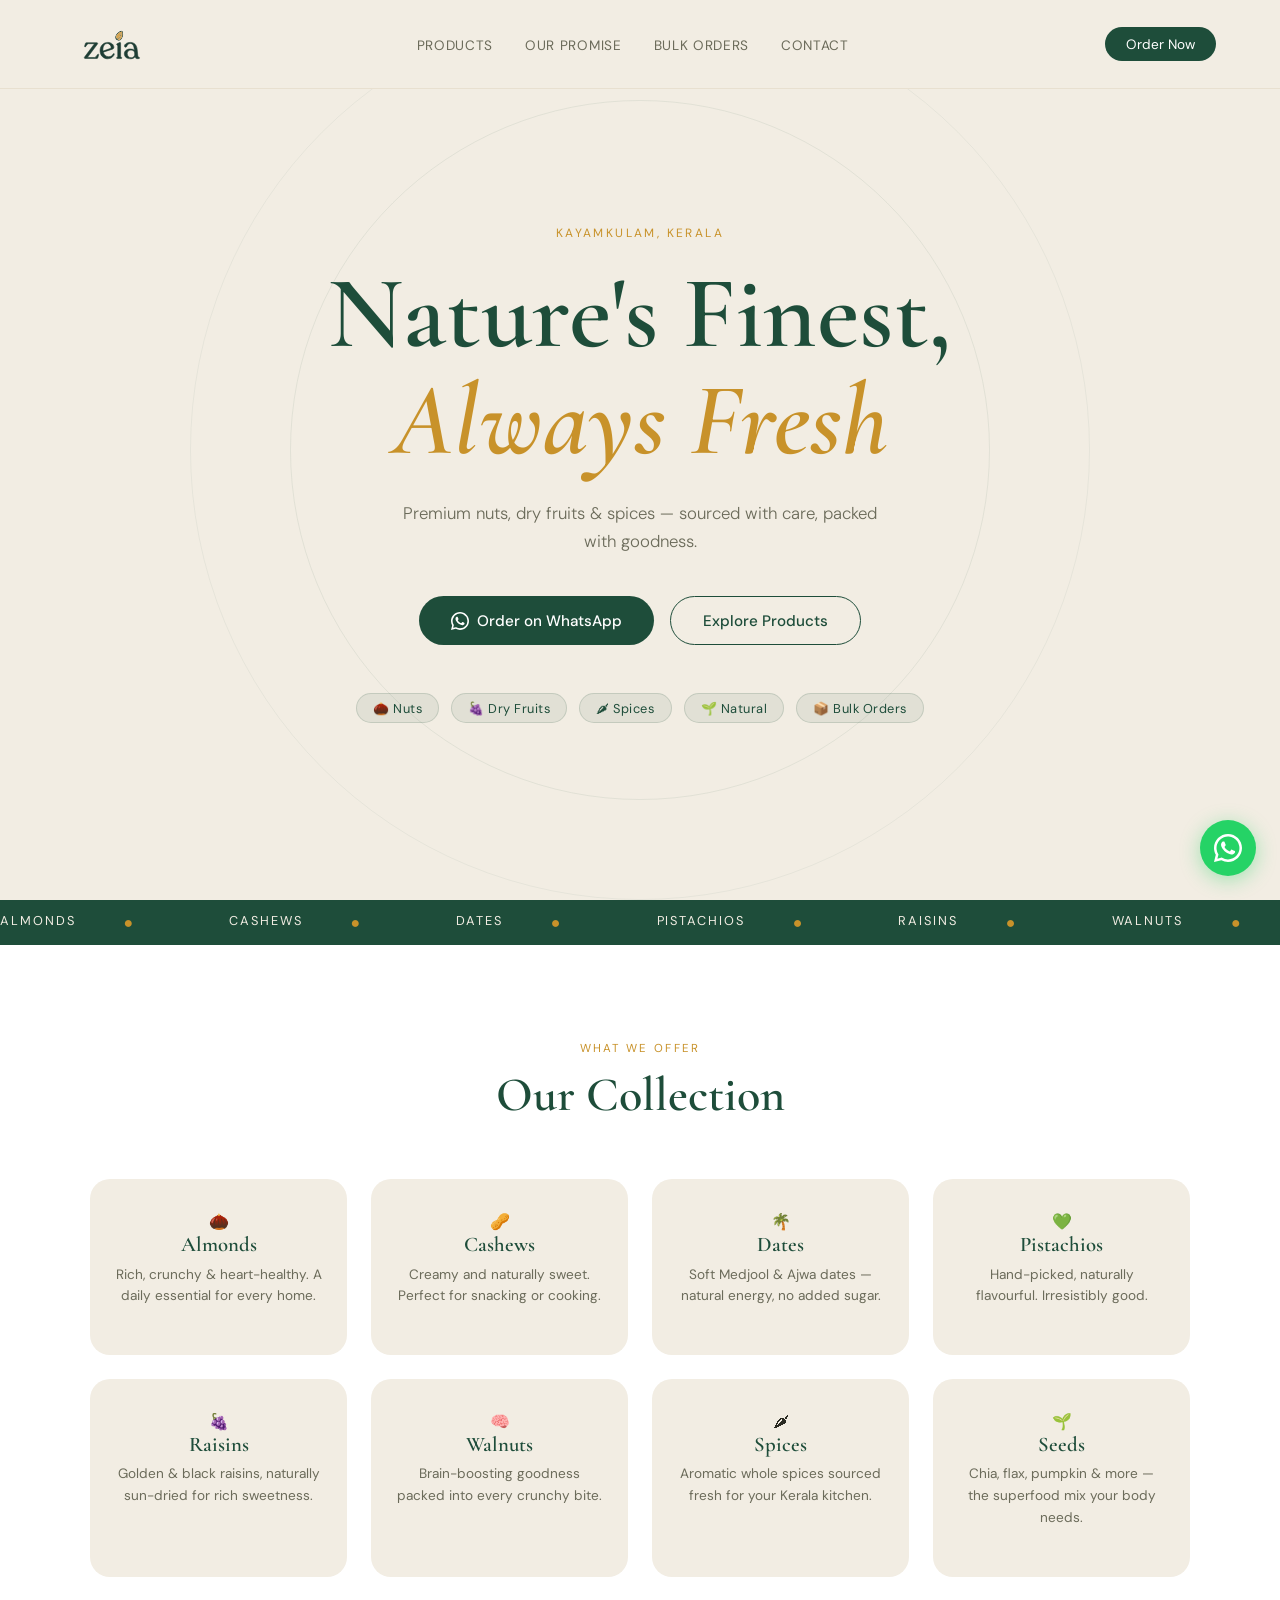
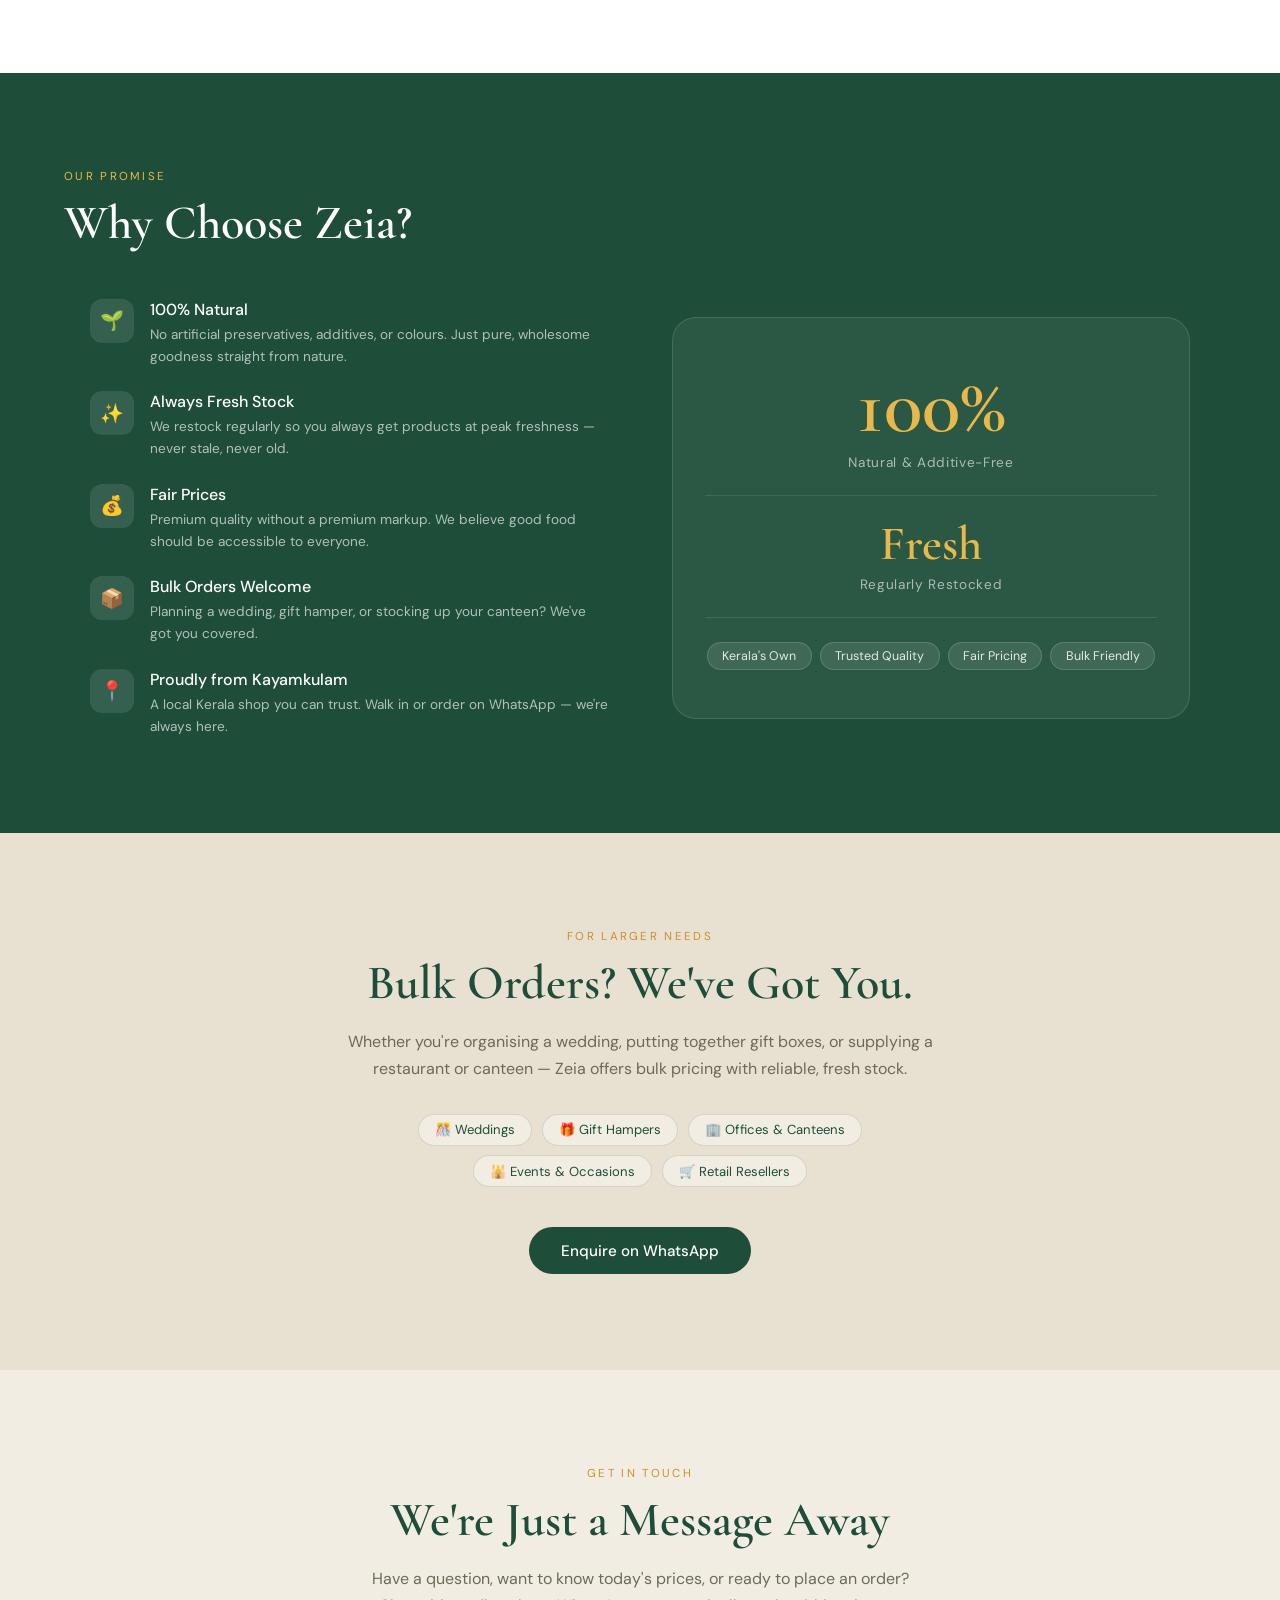
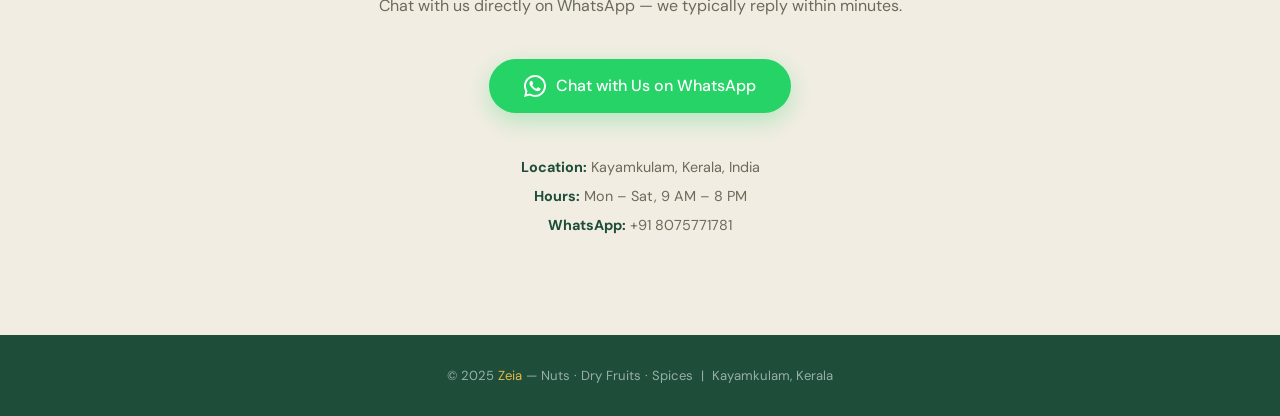
<file: index.html>
<!DOCTYPE html>
<html lang="en">
<head>
  <meta charset="UTF-8" />
  <meta name="viewport" content="width=device-width, initial-scale=1.0"/>
  <title>Zeia — Nuts · Dry Fruits · Spices</title>
  <link href="https://fonts.googleapis.com/css2?family=Cormorant+Garamond:ital,wght@0,400;0,600;1,400&family=DM+Sans:wght@300;400;500&display=swap" rel="stylesheet"/>
  <link rel="stylesheet" href="css/style.css">
</head>
<body>

<!-- NAV -->
<nav>
  <a href="#hero" class="nav-logo">
    <img src="logo.svg" alt="Zeia" class="nav-logo-image" onerror="this.src='logo.png'">
  </a>
  <ul class="nav-links">
    <li><a href="products.html">Products</a></li>
    <li><a href="#why">Our Promise</a></li>
    <li><a href="#bulk">Bulk Orders</a></li>
    <li><a href="#contact">Contact</a></li>
  </ul>
  <button class="nav-menu-toggle" aria-label="Toggle menu">☰</button>
  <a class="nav-cta" href="https://wa.me/918075771781?text=Hi%20Zeia!%20I%20want%20to%20place%20an%20order." target="_blank">Order Now</a>
</nav>

<!-- Mobile Menu -->
<div class="nav-menu-overlay"></div>
<div class="nav-mobile-menu">
  <a href="products.html">Products</a>
  <a href="#why">Our Promise</a>
  <a href="#bulk">Bulk Orders</a>
  <a href="#contact">Contact</a>
  <a href="https://wa.me/918075771781?text=Hi%20Zeia!%20I%20want%20to%20place%20an%20order." target="_blank">Order on WhatsApp</a>
</div>

<!-- HERO -->
<section id="hero">
  <p class="hero-eyebrow">Kayamkulam, Kerala</p>
  <h1 class="hero-title">Nature's Finest,<br><em>Always Fresh</em></h1>
  <p class="hero-sub">Premium nuts, dry fruits & spices — sourced with care, packed with goodness.</p>
  <div class="hero-actions">
    <a class="btn-primary" href="https://wa.me/918075771781?text=Hi%20Zeia!%20I%20want%20to%20place%20an%20order." target="_blank">
      <svg width="18" height="18" viewBox="0 0 24 24" fill="currentColor"><path d="M17.472 14.382c-.297-.149-1.758-.867-2.03-.967-.273-.099-.471-.148-.67.15-.197.297-.767.966-.94 1.164-.173.199-.347.223-.644.075-.297-.15-1.255-.463-2.39-1.475-.883-.788-1.48-1.761-1.653-2.059-.173-.297-.018-.458.13-.606.134-.133.298-.347.446-.52.149-.174.198-.298.298-.497.099-.198.05-.371-.025-.52-.075-.149-.669-1.612-.916-2.207-.242-.579-.487-.5-.669-.51-.173-.008-.371-.01-.57-.01-.198 0-.52.074-.792.372-.272.297-1.04 1.016-1.04 2.479 0 1.462 1.065 2.875 1.213 3.074.149.198 2.096 3.2 5.077 4.487.709.306 1.262.489 1.694.625.712.227 1.36.195 1.871.118.571-.085 1.758-.719 2.006-1.413.248-.694.248-1.289.173-1.413-.074-.124-.272-.198-.57-.347z"/><path d="M12 0C5.373 0 0 5.373 0 12c0 2.136.561 4.14 1.535 5.874L0 24l6.306-1.51A11.954 11.954 0 0012 24c6.627 0 12-5.373 12-12S18.627 0 12 0zm0 21.818a9.818 9.818 0 01-5.006-1.374l-.36-.214-3.724.892.923-3.632-.234-.374A9.818 9.818 0 1112 21.818z"/></svg>
      Order on WhatsApp
    </a>
    <a class="btn-outline" href="products.html">Explore Products</a>
  </div>
  <div class="hero-pills">
    <span class="pill">🌰 Nuts</span>
    <span class="pill">🍇 Dry Fruits</span>
    <span class="pill">🌶 Spices</span>
    <span class="pill">🌱 Natural</span>
    <span class="pill">📦 Bulk Orders</span>
  </div>
</section>

<!-- MARQUEE -->
<div class="marquee-wrap">
  <div class="marquee-track">
    <span class="marquee-item">Almonds</span><span class="marquee-dot">●</span>
    <span class="marquee-item">Cashews</span><span class="marquee-dot">●</span>
    <span class="marquee-item">Dates</span><span class="marquee-dot">●</span>
    <span class="marquee-item">Pistachios</span><span class="marquee-dot">●</span>
    <span class="marquee-item">Raisins</span><span class="marquee-dot">●</span>
    <span class="marquee-item">Walnuts</span><span class="marquee-dot">●</span>
    <span class="marquee-item">Chia Seeds</span><span class="marquee-dot">●</span>
    <span class="marquee-item">Spices</span><span class="marquee-dot">●</span>
    <!-- duplicate for seamless loop -->
    <span class="marquee-item">Almonds</span><span class="marquee-dot">●</span>
    <span class="marquee-item">Cashews</span><span class="marquee-dot">●</span>
    <span class="marquee-item">Dates</span><span class="marquee-dot">●</span>
    <span class="marquee-item">Pistachios</span><span class="marquee-dot">●</span>
    <span class="marquee-item">Raisins</span><span class="marquee-dot">●</span>
    <span class="marquee-item">Walnuts</span><span class="marquee-dot">●</span>
    <span class="marquee-item">Chia Seeds</span><span class="marquee-dot">●</span>
    <span class="marquee-item">Spices</span><span class="marquee-dot">●</span>
  </div>
</div>

<!-- PRODUCTS -->
<section id="products">
  <div class="products-header reveal">
    <p class="section-label">What We Offer</p>
    <h2 class="section-title">Our Collection</h2>
  </div>
  <div class="products-grid">
    <div class="product-card reveal">
      <span class="product-icon">🌰</span>
      <p class="product-name">Almonds</p>
      <p class="product-desc">Rich, crunchy & heart-healthy. A daily essential for every home.</p>
    </div>
    <div class="product-card reveal">
      <span class="product-icon">🥜</span>
      <p class="product-name">Cashews</p>
      <p class="product-desc">Creamy and naturally sweet. Perfect for snacking or cooking.</p>
    </div>
    <div class="product-card reveal">
      <span class="product-icon">🌴</span>
      <p class="product-name">Dates</p>
      <p class="product-desc">Soft Medjool & Ajwa dates — natural energy, no added sugar.</p>
    </div>
    <div class="product-card reveal">
      <span class="product-icon">💚</span>
      <p class="product-name">Pistachios</p>
      <p class="product-desc">Hand-picked, naturally flavourful. Irresistibly good.</p>
    </div>
    <div class="product-card reveal">
      <span class="product-icon">🍇</span>
      <p class="product-name">Raisins</p>
      <p class="product-desc">Golden & black raisins, naturally sun-dried for rich sweetness.</p>
    </div>
    <div class="product-card reveal">
      <span class="product-icon">🧠</span>
      <p class="product-name">Walnuts</p>
      <p class="product-desc">Brain-boosting goodness packed into every crunchy bite.</p>
    </div>
    <div class="product-card reveal">
      <span class="product-icon">🌶</span>
      <p class="product-name">Spices</p>
      <p class="product-desc">Aromatic whole spices sourced fresh for your Kerala kitchen.</p>
    </div>
    <div class="product-card reveal">
      <span class="product-icon">🌱</span>
      <p class="product-name">Seeds</p>
      <p class="product-desc">Chia, flax, pumpkin & more — the superfood mix your body needs.</p>
    </div>
  </div>
</section>

<!-- WHY ZEIA -->
<section id="why">
  <p class="section-label reveal">Our Promise</p>
  <h2 class="section-title reveal">Why Choose Zeia?</h2>
  <div class="why-layout">
    <div class="why-features">
      <div class="why-feature reveal">
        <div class="why-feature-icon">🌱</div>
        <div>
          <p class="why-feature-title">100% Natural</p>
          <p class="why-feature-text">No artificial preservatives, additives, or colours. Just pure, wholesome goodness straight from nature.</p>
        </div>
      </div>
      <div class="why-feature reveal">
        <div class="why-feature-icon">✨</div>
        <div>
          <p class="why-feature-title">Always Fresh Stock</p>
          <p class="why-feature-text">We restock regularly so you always get products at peak freshness — never stale, never old.</p>
        </div>
      </div>
      <div class="why-feature reveal">
        <div class="why-feature-icon">💰</div>
        <div>
          <p class="why-feature-title">Fair Prices</p>
          <p class="why-feature-text">Premium quality without a premium markup. We believe good food should be accessible to everyone.</p>
        </div>
      </div>
      <div class="why-feature reveal">
        <div class="why-feature-icon">📦</div>
        <div>
          <p class="why-feature-title">Bulk Orders Welcome</p>
          <p class="why-feature-text">Planning a wedding, gift hamper, or stocking up your canteen? We've got you covered.</p>
        </div>
      </div>
      <div class="why-feature reveal">
        <div class="why-feature-icon">📍</div>
        <div>
          <p class="why-feature-title">Proudly from Kayamkulam</p>
          <p class="why-feature-text">A local Kerala shop you can trust. Walk in or order on WhatsApp — we're always here.</p>
        </div>
      </div>
    </div>
    <div class="why-visual reveal">
      <p class="why-visual-big">100%</p>
      <p class="why-visual-label">Natural & Additive-Free</p>
      <hr class="why-divider"/>
      <p class="why-visual-big" style="font-size:3rem;">Fresh</p>
      <p class="why-visual-label">Regularly Restocked</p>
      <hr class="why-divider"/>
      <div class="why-tags">
        <span class="why-tag">Kerala's Own</span>
        <span class="why-tag">Trusted Quality</span>
        <span class="why-tag">Fair Pricing</span>
        <span class="why-tag">Bulk Friendly</span>
      </div>
    </div>
  </div>
</section>

<!-- BULK ORDERS -->
<section id="bulk">
  <div class="bulk-inner">
    <p class="section-label reveal">For Larger Needs</p>
    <h2 class="section-title reveal">Bulk Orders? We've Got You.</h2>
    <p class="bulk-text reveal">Whether you're organising a wedding, putting together gift boxes, or supplying a restaurant or canteen — Zeia offers bulk pricing with reliable, fresh stock.</p>
    <div class="bulk-uses reveal">
      <span class="bulk-use">🎊 Weddings</span>
      <span class="bulk-use">🎁 Gift Hampers</span>
      <span class="bulk-use">🏢 Offices & Canteens</span>
      <span class="bulk-use">🕌 Events & Occasions</span>
      <span class="bulk-use">🛒 Retail Resellers</span>
    </div>
    <a class="btn-primary reveal" href="https://wa.me/918075771781?text=Hi%20Zeia!%20I%27m%20interested%20in%20a%20bulk%20order." target="_blank">
      Enquire on WhatsApp
    </a>
  </div>
</section>

<!-- CONTACT -->
<section id="contact">
  <div class="contact-inner">
    <p class="section-label reveal">Get in Touch</p>
    <h2 class="section-title reveal">We're Just a Message Away</h2>
    <p class="contact-text reveal">Have a question, want to know today's prices, or ready to place an order? Chat with us directly on WhatsApp — we typically reply within minutes.</p>
    <a class="whatsapp-btn reveal" href="https://wa.me/918075771781?text=Hi%20Zeia!%20I%20want%20to%20know%20more%20about%20your%20products." target="_blank">
      <svg width="22" height="22" viewBox="0 0 24 24" fill="currentColor"><path d="M17.472 14.382c-.297-.149-1.758-.867-2.03-.967-.273-.099-.471-.148-.67.15-.197.297-.767.966-.94 1.164-.173.199-.347.223-.644.075-.297-.15-1.255-.463-2.39-1.475-.883-.788-1.48-1.761-1.653-2.059-.173-.297-.018-.458.13-.606.134-.133.298-.347.446-.52.149-.174.198-.298.298-.497.099-.198.05-.371-.025-.52-.075-.149-.669-1.612-.916-2.207-.242-.579-.487-.5-.669-.51-.173-.008-.371-.01-.57-.01-.198 0-.52.074-.792.372-.272.297-1.04 1.016-1.04 2.479 0 1.462 1.065 2.875 1.213 3.074.149.198 2.096 3.2 5.077 4.487.709.306 1.262.489 1.694.625.712.227 1.36.195 1.871.118.571-.085 1.758-.719 2.006-1.413.248-.694.248-1.289.173-1.413-.074-.124-.272-.198-.57-.347z"/><path d="M12 0C5.373 0 0 5.373 0 12c0 2.136.561 4.14 1.535 5.874L0 24l6.306-1.51A11.954 11.954 0 0012 24c6.627 0 12-5.373 12-12S18.627 0 12 0zm0 21.818a9.818 9.818 0 01-5.006-1.374l-.36-.214-3.724.892.923-3.632-.234-.374A9.818 9.818 0 1112 21.818z"/></svg>
      Chat with Us on WhatsApp
    </a>
    <div class="contact-info reveal">
      <p><strong>Location:</strong> Kayamkulam, Kerala, India</p>
      <p><strong>Hours:</strong> Mon – Sat, 9 AM – 8 PM</p>
      <p><strong>WhatsApp:</strong> +91 8075771781</p>
    </div>
  </div>
</section>

<!-- FOOTER -->
<footer>
  <p>© 2025 <span>Zeia</span> — Nuts · Dry Fruits · Spices &nbsp;|&nbsp; Kayamkulam, Kerala</p>
</footer>

<!-- FLOATING WHATSAPP -->
<a class="wa-float" href="https://wa.me/918075771781?text=Hi%20Zeia!" target="_blank" title="Chat on WhatsApp">
  <svg viewBox="0 0 24 24"><path d="M17.472 14.382c-.297-.149-1.758-.867-2.03-.967-.273-.099-.471-.148-.67.15-.197.297-.767.966-.94 1.164-.173.199-.347.223-.644.075-.297-.15-1.255-.463-2.39-1.475-.883-.788-1.48-1.761-1.653-2.059-.173-.297-.018-.458.13-.606.134-.133.298-.347.446-.52.149-.174.198-.298.298-.497.099-.198.05-.371-.025-.52-.075-.149-.669-1.612-.916-2.207-.242-.579-.487-.5-.669-.51-.173-.008-.371-.01-.57-.01-.198 0-.52.074-.792.372-.272.297-1.04 1.016-1.04 2.479 0 1.462 1.065 2.875 1.213 3.074.149.198 2.096 3.2 5.077 4.487.709.306 1.262.489 1.694.625.712.227 1.36.195 1.871.118.571-.085 1.758-.719 2.006-1.413.248-.694.248-1.289.173-1.413-.074-.124-.272-.198-.57-.347z"/><path d="M12 0C5.373 0 0 5.373 0 12c0 2.136.561 4.14 1.535 5.874L0 24l6.306-1.51A11.954 11.954 0 0012 24c6.627 0 12-5.373 12-12S18.627 0 12 0zm0 21.818a9.818 9.818 0 01-5.006-1.374l-.36-.214-3.724.892.923-3.632-.234-.374A9.818 9.818 0 1112 21.818z"/></svg>
</a>

<script src="js/main.js"></script>
</body>
</html>
</file>
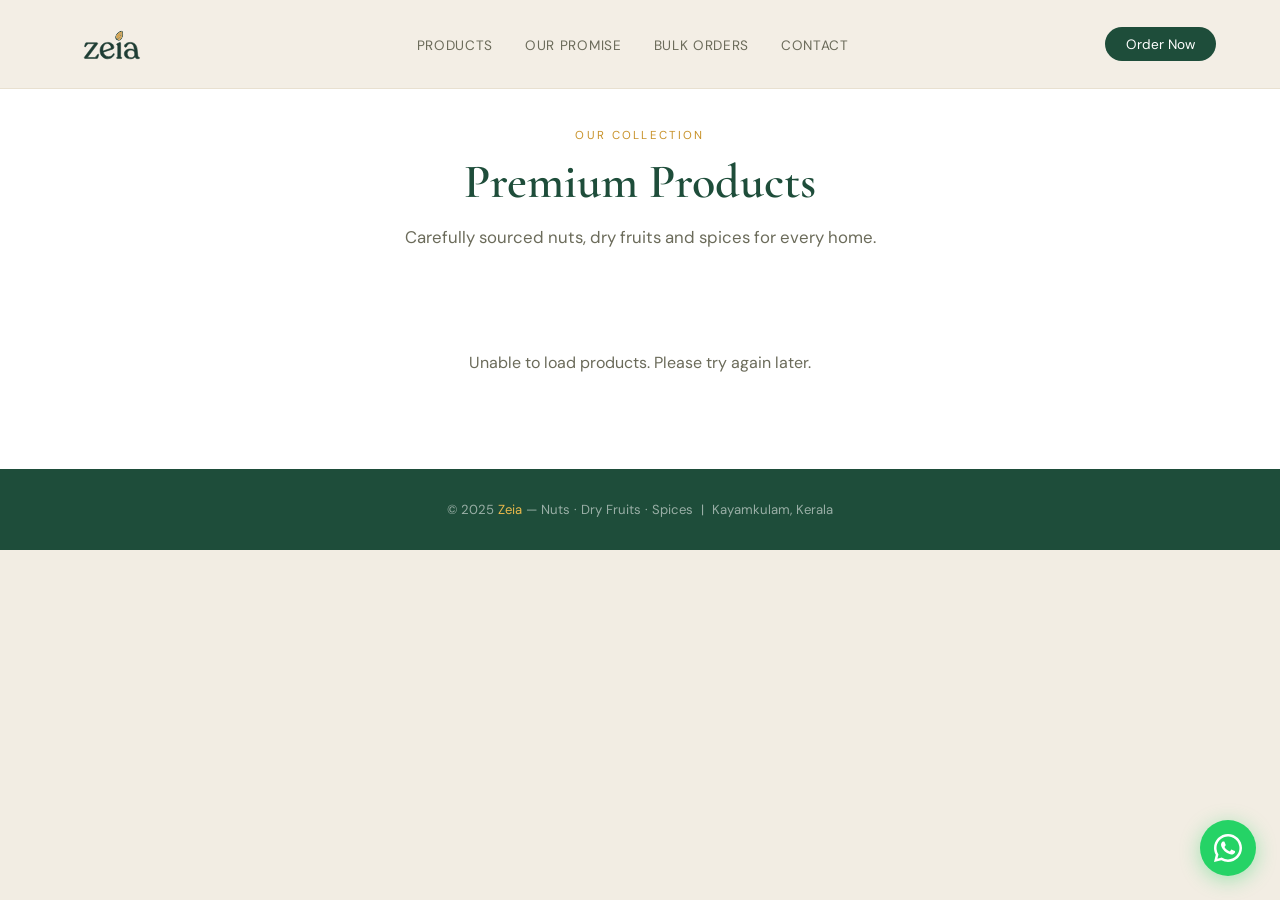
<file: products.html>
<!DOCTYPE html>
<html lang="en">
<head>
  <meta charset="UTF-8" />
  <meta name="viewport" content="width=device-width, initial-scale=1.0"/>
  <title>Our Collection — Zeia</title>
  <link href="https://fonts.googleapis.com/css2?family=Cormorant+Garamond:ital,wght@0,400;0,600;1,400&family=DM+Sans:wght@300;400;500&display=swap" rel="stylesheet"/>
  <link rel="stylesheet" href="css/style.css">
</head>
<body>

<!-- NAV -->
<nav>
  <a href="index.html" class="nav-logo">
    <img src="logo.svg" alt="Zeia" class="nav-logo-image" onerror="this.src='logo.png'">
  </a>
  <ul class="nav-links">
    <li><a href="products.html">Products</a></li>
    <li><a href="index.html#why">Our Promise</a></li>
    <li><a href="index.html#bulk">Bulk Orders</a></li>
    <li><a href="index.html#contact">Contact</a></li>
  </ul>
  <button class="nav-menu-toggle" aria-label="Toggle menu">☰</button>
  <a class="nav-cta" href="https://wa.me/918075771781?text=Hi%20Zeia!%20I%20want%20to%20place%20an%20order." target="_blank">Order Now</a>
</nav>

<!-- Mobile Menu -->
<div class="nav-menu-overlay"></div>
<div class="nav-mobile-menu">
  <a href="products.html">Products</a>
  <a href="index.html#why">Our Promise</a>
  <a href="index.html#bulk">Bulk Orders</a>
  <a href="index.html#contact">Contact</a>
  <a href="https://wa.me/918075771781?text=Hi%20Zeia!%20I%20want%20to%20place%20an%20order." target="_blank">Order on WhatsApp</a>
</div>

<!-- PRODUCTS SECTION -->
<section id="products" style="padding-top: 8rem;">
  <div class="products-header reveal">
    <p class="section-label">Our Collection</p>
    <h2 class="section-title">Premium Products</h2>
    <p style="color: var(--muted); margin-top: 1rem; font-size: 1.05rem; max-width: 600px; margin-left: auto; margin-right: auto;">Carefully sourced nuts, dry fruits and spices for every home.</p>
  </div>

  <!-- Filters -->
  <div class="products-filters" id="products-filters"></div>

  <!-- Products Grid -->
  <div class="products-grid" id="products-grid">
    <p style="grid-column: 1/-1; text-align: center; color: var(--muted);">Loading products...</p>
  </div>
</section>

<!-- FOOTER -->
<footer>
  <p>© 2025 <span>Zeia</span> — Nuts · Dry Fruits · Spices &nbsp;|&nbsp; Kayamkulam, Kerala</p>
</footer>

<!-- FLOATING WHATSAPP -->
<a class="wa-float" href="https://wa.me/918075771781?text=Hi%20Zeia!" target="_blank" title="Chat on WhatsApp">
  <svg viewBox="0 0 24 24"><path d="M17.472 14.382c-.297-.149-1.758-.867-2.03-.967-.273-.099-.471-.148-.67.15-.197.297-.767.966-.94 1.164-.173.199-.347.223-.644.075-.297-.15-1.255-.463-2.39-1.475-.883-.788-1.48-1.761-1.653-2.059-.173-.297-.018-.458.13-.606.134-.133.298-.347.446-.52.149-.174.198-.298.298-.497.099-.198.05-.371-.025-.52-.075-.149-.669-1.612-.916-2.207-.242-.579-.487-.5-.669-.51-.173-.008-.371-.01-.57-.01-.198 0-.52.074-.792.372-.272.297-1.04 1.016-1.04 2.479 0 1.462 1.065 2.875 1.213 3.074.149.198 2.096 3.2 5.077 4.487.709.306 1.262.489 1.694.625.712.227 1.36.195 1.871.118.571-.085 1.758-.719 2.006-1.413.248-.694.248-1.289.173-1.413-.074-.124-.272-.198-.57-.347z"/><path d="M12 0C5.373 0 0 5.373 0 12c0 2.136.561 4.14 1.535 5.874L0 24l6.306-1.51A11.954 11.954 0 0012 24c6.627 0 12-5.373 12-12S18.627 0 12 0zm0 21.818a9.818 9.818 0 01-5.006-1.374l-.36-.214-3.724.892.923-3.632-.234-.374A9.818 9.818 0 1112 21.818z"/></svg>
</a>

<script src="js/main.js"></script>
<script src="js/products.js"></script>
</body>
</html>
</file>
<file: css/style.css>
*, *::before, *::after { box-sizing: border-box; margin: 0; padding: 0; }

:root {
  --beige:    #F2EDE3;
  --beige-mid:#E8E0D0;
  --green:    #1E4D3A;
  --green-lt: #2D6B52;
  --gold:     #C8922A;
  --gold-lt:  #E8B84B;
  --text:     #2A2A22;
  --muted:    #6B6B5A;
}

html { scroll-behavior: smooth; }

body {
  font-family: 'DM Sans', sans-serif;
  background: var(--beige);
  color: var(--text);
  overflow-x: hidden;
}

/* ── NAV ── */
nav {
  position: fixed; top: 0; left: 0; right: 0; z-index: 100;
  display: flex; align-items: center; justify-content: space-between;
  padding: 1rem 5%;
  background: rgba(242,237,227,0.92);
  backdrop-filter: blur(10px);
  border-bottom: 1px solid var(--beige-mid);
}

.nav-logo {
  display: flex; align-items: center; gap: 0.5rem;
  text-decoration: none;
}
.nav-logo-image {
  height: 56px;
  width: auto;
  display: block;
}

.nav-menu-toggle {
  display: none;
  background: none;
  border: none;
  font-size: 1.5rem;
  cursor: pointer;
  color: var(--green);
  z-index: 150;
}

.nav-links {
  display: flex; gap: 2rem; list-style: none;
}
.nav-links a {
  text-decoration: none; font-size: 0.85rem;
  color: var(--muted); letter-spacing: 0.05em; text-transform: uppercase;
  transition: color 0.2s;
}
.nav-links a:hover { color: var(--green); }

.nav-cta {
  background: var(--green); color: #fff;
  border: none; padding: 0.55rem 1.3rem;
  border-radius: 2rem; font-size: 0.85rem;
  font-family: 'DM Sans', sans-serif;
  cursor: pointer; text-decoration: none;
  transition: background 0.2s;
  white-space: nowrap;
}
.nav-cta:hover { background: var(--green-lt); }

/* ── MOBILE MENU ── */
.nav-menu-overlay {
  display: none;
  position: fixed;
  top: 0;
  left: 0;
  right: 0;
  bottom: 0;
  background: transparent;
  z-index: 90;
  cursor: pointer;
}

.nav-menu-overlay.active { 
  display: block; 
}

.nav-mobile-menu {
  display: none;
  position: fixed;
  top: 70px;
  left: 5%;
  right: 5%;
  background: var(--beige);
  border: 1px solid var(--beige-mid);
  border-radius: 1rem;
  padding: 2.5rem 2rem;
  z-index: 110;
  flex-direction: column;
  gap: 1.25rem;
  box-shadow: 0 12px 48px rgba(30, 77, 58, 0.12);
  max-height: calc(100vh - 120px);
  overflow-y: auto;
  animation: slideDown 0.3s ease-out forwards;
}

.nav-mobile-menu.active {
  display: flex;
}

.nav-mobile-menu a {
  text-decoration: none;
  color: var(--green);
  font-size: 1rem;
  letter-spacing: 0.05em;
  text-transform: uppercase;
  font-weight: 500;
  transition: color 0.2s;
  padding: 0.75rem 0;
  display: block;
}

.nav-mobile-menu a:hover {
  color: var(--gold);
}

.nav-mobile-menu a[href*="wa.me"] {
  background: var(--green);
  color: #fff !important;
  padding: 0.75rem 1rem;
  border-radius: 0.5rem;
  text-align: center;
  margin-top: 0.5rem;
  text-decoration: none;
  text-transform: none;
  letter-spacing: 0;
  font-weight: 500;
  font-size: 0.9rem;
}

.nav-mobile-menu a[href*="wa.me"]:hover {
  background: var(--green-lt);
  color: #fff !important;
}

@keyframes slideDown {
  from {
    opacity: 0;
    transform: translateY(-12px);
  }
  to {
    opacity: 1;
    transform: translateY(0);
  }
}

/* ── HERO ── */
#hero {
  min-height: 100vh;
  display: flex; flex-direction: column;
  justify-content: center; align-items: center;
  text-align: center;
  padding: 8rem 5% 5rem;
  position: relative;
  overflow: hidden;
}

/* decorative arcs */
#hero::before {
  content: '';
  position: absolute;
  width: 700px; height: 700px;
  border-radius: 50%;
  border: 1px solid rgba(30,77,58,0.08);
  top: 50%; left: 50%;
  transform: translate(-50%, -50%);
  pointer-events: none;
}
#hero::after {
  content: '';
  position: absolute;
  width: 900px; height: 900px;
  border-radius: 50%;
  border: 1px solid rgba(30,77,58,0.05);
  top: 50%; left: 50%;
  transform: translate(-50%, -50%);
  pointer-events: none;
}

.hero-eyebrow {
  font-size: 0.75rem; letter-spacing: 0.2em;
  text-transform: uppercase; color: var(--gold);
  margin-bottom: 1.2rem;
  opacity: 0; animation: fadeUp 0.8s 0.2s forwards;
}

.hero-title {
  font-family: 'Cormorant Garamond', serif;
  font-size: clamp(3rem, 8vw, 6.5rem);
  font-weight: 600; line-height: 1.05;
  color: var(--green);
  max-width: 800px;
  opacity: 0; animation: fadeUp 0.8s 0.4s forwards;
}

.hero-title em {
  font-style: italic; color: var(--gold);
}

.hero-sub {
  margin-top: 1.5rem;
  font-size: 1.05rem; line-height: 1.7;
  color: var(--muted); max-width: 480px;
  font-weight: 300;
  opacity: 0; animation: fadeUp 0.8s 0.6s forwards;
}

.hero-actions {
  margin-top: 2.5rem;
  display: flex; gap: 1rem; flex-wrap: wrap; justify-content: center;
  opacity: 0; animation: fadeUp 0.8s 0.8s forwards;
}

.btn-primary {
  display: inline-flex; align-items: center; gap: 0.5rem;
  background: var(--green); color: #fff;
  padding: 0.85rem 2rem; border-radius: 3rem;
  text-decoration: none; font-size: 0.95rem; font-weight: 500;
  transition: background 0.2s, transform 0.2s;
}
.btn-primary:hover { background: var(--green-lt); transform: translateY(-2px); }

.btn-outline {
  display: inline-flex; align-items: center; gap: 0.5rem;
  border: 1.5px solid var(--green); color: var(--green);
  padding: 0.85rem 2rem; border-radius: 3rem;
  text-decoration: none; font-size: 0.95rem; font-weight: 500;
  transition: background 0.2s, transform 0.2s;
}
.btn-outline:hover { background: rgba(30,77,58,0.06); transform: translateY(-2px); }

.hero-pills {
  margin-top: 3rem;
  display: flex; gap: 0.75rem; flex-wrap: wrap; justify-content: center;
  opacity: 0; animation: fadeUp 0.8s 1s forwards;
}
.pill {
  background: rgba(30,77,58,0.08);
  border: 1px solid rgba(30,77,58,0.15);
  color: var(--green); padding: 0.35rem 1rem;
  border-radius: 2rem; font-size: 0.8rem; letter-spacing: 0.04em;
}

/* ── MARQUEE STRIP ── */
.marquee-wrap {
  background: var(--green);
  padding: 0.75rem 0;
  overflow: hidden;
}
.marquee-track {
  display: flex; gap: 3rem;
  animation: marquee 20s linear infinite;
  white-space: nowrap;
}
.marquee-item {
  color: var(--beige); font-size: 0.8rem;
  letter-spacing: 0.15em; text-transform: uppercase;
  flex-shrink: 0;
}
.marquee-dot { color: var(--gold); margin-right: 3rem; }

/* ── SECTIONS COMMON ── */
section { padding: 6rem 5%; }

.section-label {
  font-size: 0.72rem; letter-spacing: 0.2em;
  text-transform: uppercase; color: var(--gold);
  margin-bottom: 0.75rem;
}
.section-title {
  font-family: 'Cormorant Garamond', serif;
  font-size: clamp(2rem, 4vw, 3rem);
  font-weight: 600; color: var(--green);
  line-height: 1.15;
}

/* ── PRODUCTS ── */
#products { background: #fff; }

.products-header {
  text-align: center; margin-bottom: 3.5rem;
}

.products-grid {
  display: grid;
  grid-template-columns: repeat(auto-fill, minmax(220px, 1fr));
  gap: 1.5rem;
  max-width: 1100px; margin: 0 auto;
}

.product-card {
  background: var(--beige);
  border-radius: 1.25rem;
  padding: 2rem 1.5rem;
  text-align: center;
  transition: transform 0.25s, box-shadow 0.25s;
  cursor: default;
  display: flex;
  flex-direction: column;
}
.product-card:hover {
  transform: translateY(-6px);
  box-shadow: 0 16px 40px rgba(30,77,58,0.1);
}

.product-image-area {
  width: 100%;
  aspect-ratio: 1 / 1;
  overflow: hidden;
  border-radius: 0.75rem;
  display: flex;
  align-items: center;
  justify-content: center;
  background: rgba(30,77,58,0.05);
  margin-bottom: 1rem;
  flex-shrink: 0;
}

.product-image-area img {
  width: 100%;
  height: 100%;
  object-fit: cover;
}

.product-emoji-fallback {
  font-size: 2.8rem;
  display: block;
}

.product-name {
  font-family: 'Cormorant Garamond', serif;
  font-size: 1.3rem; font-weight: 600;
  color: var(--green); margin-bottom: 0.4rem;
}

.product-category {
  font-size: 0.75rem;
  color: var(--muted);
  text-transform: uppercase;
  letter-spacing: 0.05em;
  margin-bottom: 0.6rem;
}

.product-desc {
  font-size: 0.85rem; color: var(--muted);
  line-height: 1.6;
  margin-bottom: 1rem;
  flex-grow: 1;
}

.product-pricing {
  margin: 1rem 0 1.25rem;
}

.product-price-original {
  font-size: 1rem;
  color: var(--muted);
  text-decoration: line-through;
  display: inline-block;
  margin-right: 0.5rem;
}

.product-price {
  font-family: 'Cormorant Garamond', serif;
  font-size: 1.5rem;
  font-weight: 600;
  color: var(--green);
  margin-bottom: 0.25rem;
}

.product-unit {
  font-size: 0.8rem;
  color: var(--muted);
}

.product-offer-badge {
  display: inline-block;
  background: var(--gold);
  color: #fff;
  padding: 0.3rem 0.75rem;
  border-radius: 1rem;
  font-size: 0.7rem;
  font-weight: 600;
  letter-spacing: 0.05em;
  text-transform: uppercase;
  margin-bottom: 0.75rem;
}

.product-action {
  display: inline-flex; align-items: center; gap: 0.5rem;
  background: var(--green); color: #fff;
  padding: 0.65rem 1.4rem; border-radius: 2rem;
  text-decoration: none; font-size: 0.85rem; font-weight: 500;
  transition: background 0.2s, transform 0.2s;
  border: none;
  cursor: pointer;
  width: 100%;
  justify-content: center;
}
.product-action:hover { background: var(--green-lt); transform: translateY(-2px); }

/* ── PRODUCTS FILTERS ── */
.products-filters {
  text-align: center;
  margin-bottom: 3rem;
  display: flex;
  flex-wrap: wrap;
  gap: 0.75rem;
  justify-content: center;
}

.filter-btn {
  background: rgba(30,77,58,0.08);
  border: 1px solid rgba(30,77,58,0.15);
  color: var(--green);
  padding: 0.5rem 1.25rem;
  border-radius: 2rem;
  font-size: 0.85rem;
  cursor: pointer;
  transition: background 0.2s, color 0.2s;
  white-space: nowrap;
}

.filter-btn:hover {
  background: rgba(30,77,58,0.15);
}

.filter-btn.active {
  background: var(--green);
  color: #fff;
}

/* ── WHY ZEIA ── */
#why {
  background: var(--green);
  color: #fff;
}
#why .section-label { color: var(--gold-lt); }
#why .section-title { color: #fff; }

.why-layout {
  display: grid;
  grid-template-columns: 1fr 1fr;
  gap: 4rem; align-items: center;
  max-width: 1100px; margin: 3rem auto 0;
}

.why-features { display: flex; flex-direction: column; gap: 1.5rem; }

.why-feature {
  display: flex; gap: 1rem; align-items: flex-start;
}
.why-feature-icon {
  width: 44px; height: 44px; flex-shrink: 0;
  background: rgba(255,255,255,0.1);
  border-radius: 0.75rem;
  display: flex; align-items: center; justify-content: center;
  font-size: 1.2rem;
}
.why-feature-title {
  font-weight: 500; margin-bottom: 0.25rem;
  font-size: 1rem;
}
.why-feature-text {
  font-size: 0.85rem;
  color: rgba(255,255,255,0.65); line-height: 1.6;
}

.why-visual {
  background: rgba(255,255,255,0.06);
  border: 1px solid rgba(255,255,255,0.12);
  border-radius: 1.5rem;
  padding: 3rem 2rem;
  text-align: center;
}
.why-visual-big {
  font-family: 'Cormorant Garamond', serif;
  font-size: 5rem; font-weight: 600;
  color: var(--gold-lt); line-height: 1;
}
.why-visual-label {
  font-size: 0.85rem; color: rgba(255,255,255,0.6);
  margin-top: 0.5rem; letter-spacing: 0.05em;
}
.why-divider {
  border: none; border-top: 1px solid rgba(255,255,255,0.1);
  margin: 1.5rem 0;
}
.why-tags {
  display: flex; flex-wrap: wrap; gap: 0.5rem; justify-content: center;
}
.why-tag {
  background: rgba(255,255,255,0.1);
  border: 1px solid rgba(255,255,255,0.15);
  color: rgba(255,255,255,0.85);
  padding: 0.3rem 0.9rem; border-radius: 2rem;
  font-size: 0.78rem;
}

/* ── BULK ORDERS ── */
#bulk {
  background: var(--beige-mid);
  text-align: center;
}
.bulk-inner {
  max-width: 620px; margin: 0 auto;
}
.bulk-inner .section-title { margin-bottom: 1rem; }
.bulk-text {
  color: var(--muted); line-height: 1.7; margin-bottom: 2rem;
  font-size: 1rem;
}
.bulk-uses {
  display: flex; flex-wrap: wrap; gap: 0.6rem;
  justify-content: center; margin-bottom: 2.5rem;
}
.bulk-use {
  background: var(--beige); border: 1px solid rgba(30,77,58,0.15);
  color: var(--green); padding: 0.4rem 1rem;
  border-radius: 2rem; font-size: 0.82rem;
}

/* ── CONTACT ── */
#contact {
  background: var(--beige);
  text-align: center;
}
.contact-inner { max-width: 560px; margin: 0 auto; }
.contact-inner .section-title { margin-bottom: 1rem; }
.contact-text {
  color: var(--muted); line-height: 1.7;
  margin-bottom: 2.5rem;
}

.whatsapp-btn {
  display: inline-flex; align-items: center; gap: 0.6rem;
  background: #25D366; color: #fff;
  padding: 1rem 2.2rem; border-radius: 3rem;
  text-decoration: none; font-size: 1rem; font-weight: 500;
  transition: background 0.2s, transform 0.2s;
  box-shadow: 0 8px 24px rgba(37,211,102,0.3);
}
.whatsapp-btn:hover { background: #1ebe5a; transform: translateY(-2px); }

.contact-info {
  margin-top: 2.5rem;
  color: var(--muted); font-size: 0.9rem; line-height: 2;
}
.contact-info strong { color: var(--green); }

/* ── FOOTER ── */
footer {
  background: var(--green);
  color: rgba(255,255,255,0.55);
  text-align: center;
  padding: 2rem 5%;
  font-size: 0.82rem;
}
footer span { color: var(--gold-lt); }

/* ── ANIMATIONS ── */
@keyframes fadeUp {
  from { opacity: 0; transform: translateY(20px); }
  to   { opacity: 1; transform: translateY(0); }
}
@keyframes marquee {
  from { transform: translateX(0); }
  to   { transform: translateX(-50%); }
}

/* ── SCROLL REVEAL ── */
.reveal {
  opacity: 0; transform: translateY(24px);
  transition: opacity 0.6s ease, transform 0.6s ease;
}
.reveal.visible {
  opacity: 1; transform: translateY(0);
}

/* ── RESPONSIVE ── */
@media (max-width: 768px) {
  nav {
    padding: 0.75rem 5%;
  }

  .nav-logo-image {
    height: 42px;
  }

  .nav-links { display: none; }

  .nav-cta { display: none; }

  .nav-menu-toggle {
    display: block;
    padding: 0.5rem;
    font-size: 1.75rem;
    line-height: 1;
  }

  /* Hero Mobile Optimization */
  #hero {
    padding: 6.5rem 5% 4rem;
    min-height: auto;
  }

  .hero-eyebrow {
    margin-bottom: 0.8rem;
  }

  .hero-title {
    font-size: clamp(2rem, 5.5vw, 4rem);
    margin-bottom: 1rem;
  }

  .hero-sub {
    font-size: 1rem;
    max-width: 100%;
    margin-top: 1rem;
    margin-bottom: 1.5rem;
  }

  .hero-actions {
    margin-top: 2rem;
    flex-direction: column;
    gap: 1rem;
  }

  .btn-primary, .btn-outline {
    width: 100%;
    justify-content: center;
    padding: 0.9rem 1.5rem;
    min-height: 48px;
    font-size: 0.9rem;
  }

  .hero-pills {
    margin-top: 2rem;
    gap: 0.5rem;
  }

  .pill {
    font-size: 0.75rem;
    padding: 0.3rem 0.75rem;
  }

  /* Section Padding */
  section { 
    padding: 4rem 5%;
  }

  /* Products Grid Mobile */
  .products-grid {
    grid-template-columns: repeat(2, 1fr);
    gap: 1.25rem;
  }

  .product-card {
    padding: 1.75rem 1.25rem;
  }

  .product-image-area {
    margin-bottom: 0.8rem;
  }

  .product-name {
    font-size: 1.1rem;
    margin-bottom: 0.3rem;
  }

  .product-desc {
    font-size: 0.8rem;
    margin-bottom: 0.8rem;
  }

  .product-pricing {
    margin: 0.75rem 0 1rem;
  }

  .product-action {
    padding: 0.75rem 1.2rem;
    min-height: 44px;
    font-size: 0.8rem;
  }

  /* Filters Mobile */
  .products-filters {
    gap: 0.5rem;
    margin-bottom: 2.5rem;
  }

  .filter-btn {
    padding: 0.55rem 1rem;
    font-size: 0.8rem;
    min-height: 40px;
    display: flex;
    align-items: center;
  }

  /* Why Zeia Mobile */
  .why-layout { 
    grid-template-columns: 1fr; 
    gap: 2.5rem;
  }

  .why-visual { display: none; }

  .why-feature {
    gap: 0.75rem;
  }

  .why-feature-icon {
    width: 40px;
    height: 40px;
    font-size: 1rem;
  }

  .why-feature-title {
    font-size: 0.95rem;
  }

  .why-feature-text {
    font-size: 0.8rem;
  }

  /* Bulk Orders Mobile */
  .bulk-inner .section-title { 
    font-size: clamp(1.5rem, 4vw, 2.5rem);
  }

  .bulk-text {
    font-size: 0.95rem;
    margin-bottom: 1.5rem;
  }

  .bulk-uses {
    gap: 0.5rem;
    margin-bottom: 2rem;
  }

  .bulk-use {
    font-size: 0.75rem;
    padding: 0.35rem 0.8rem;
  }

  /* Contact Mobile */
  .contact-text {
    font-size: 0.95rem;
    margin-bottom: 1.5rem;
  }

  .whatsapp-btn {
    padding: 0.9rem 2rem;
    min-height: 48px;
    font-size: 0.95rem;
    display: flex;
    align-items: center;
    justify-content: center;
  }

  .contact-info {
    font-size: 0.85rem;
    line-height: 1.8;
  }

  /* Footer Mobile */
  footer {
    padding: 1.5rem 5%;
    font-size: 0.75rem;
  }

  /* Product Page Header */
  #products > .products-header > p:last-child {
    font-size: 0.95rem;
    margin-top: 0.75rem;
  }

  .products-header {
    margin-bottom: 2rem;
  }

  .section-label {
    font-size: 0.68rem;
  }

  .section-title {
    font-size: clamp(1.5rem, 4vw, 2.5rem);
  }

  /* Marquee Mobile */
  .marquee-item {
    font-size: 0.7rem;
    gap: 2rem;
  }

  .marquee-wrap {
    padding: 0.5rem 0;
  }

  /* WhatsApp Float Mobile */
  .wa-float {
    width: 52px;
    height: 52px;
    bottom: 1.25rem;
    right: 1.25rem;
  }

  .wa-float svg {
    width: 26px;
    height: 26px;
  }
}

@media (max-width: 480px) {
  nav {
    padding: 0.6rem 5%;
  }

  .nav-logo-image {
    height: 38px;
  }

  .nav-menu-toggle {
    font-size: 1.5rem;
  }

  /* Hero Extra Small */
  #hero {
    padding: 5.5rem 5% 3rem;
  }

  .hero-title {
    font-size: clamp(1.75rem, 5vw, 3rem);
  }

  .hero-sub {
    font-size: 0.95rem;
  }

  .hero-actions {
    flex-direction: column;
    gap: 0.8rem;
  }

  .btn-primary, .btn-outline {
    width: 100%;
    padding: 0.85rem 1.25rem;
    min-height: 44px;
    font-size: 0.85rem;
  }

  /* Products Grid Extra Small - Single Column */
  .products-grid {
    grid-template-columns: 1fr;
    gap: 1rem;
  }

  .product-card {
    padding: 1.5rem 1rem;
  }

  /* Section Padding Extra Small */
  section {
    padding: 3rem 5%;
  }

  /* Filter Buttons Extra Small */
  .filter-btn {
    padding: 0.5rem 0.9rem;
    font-size: 0.75rem;
    min-height: 38px;
  }

  /* Footer Extra Small */
  footer {
    padding: 1.25rem 5%;
    font-size: 0.7rem;
  }

  /* WhatsApp Float Extra Small */
  .wa-float {
    width: 48px;
    height: 48px;
    bottom: 1rem;
    right: 1rem;
  }
}

/* ── WHATSAPP FLOAT ── */
.wa-float {
  position: fixed; bottom: 1.5rem; right: 1.5rem;
  z-index: 200;
  width: 56px; height: 56px;
  background: #25D366;
  border-radius: 50%;
  display: flex; align-items: center; justify-content: center;
  box-shadow: 0 4px 20px rgba(37,211,102,0.4);
  text-decoration: none;
  transition: transform 0.2s;
}
.wa-float:hover { transform: scale(1.1); }
.wa-float svg { width: 28px; height: 28px; fill: #fff; }
</file>
